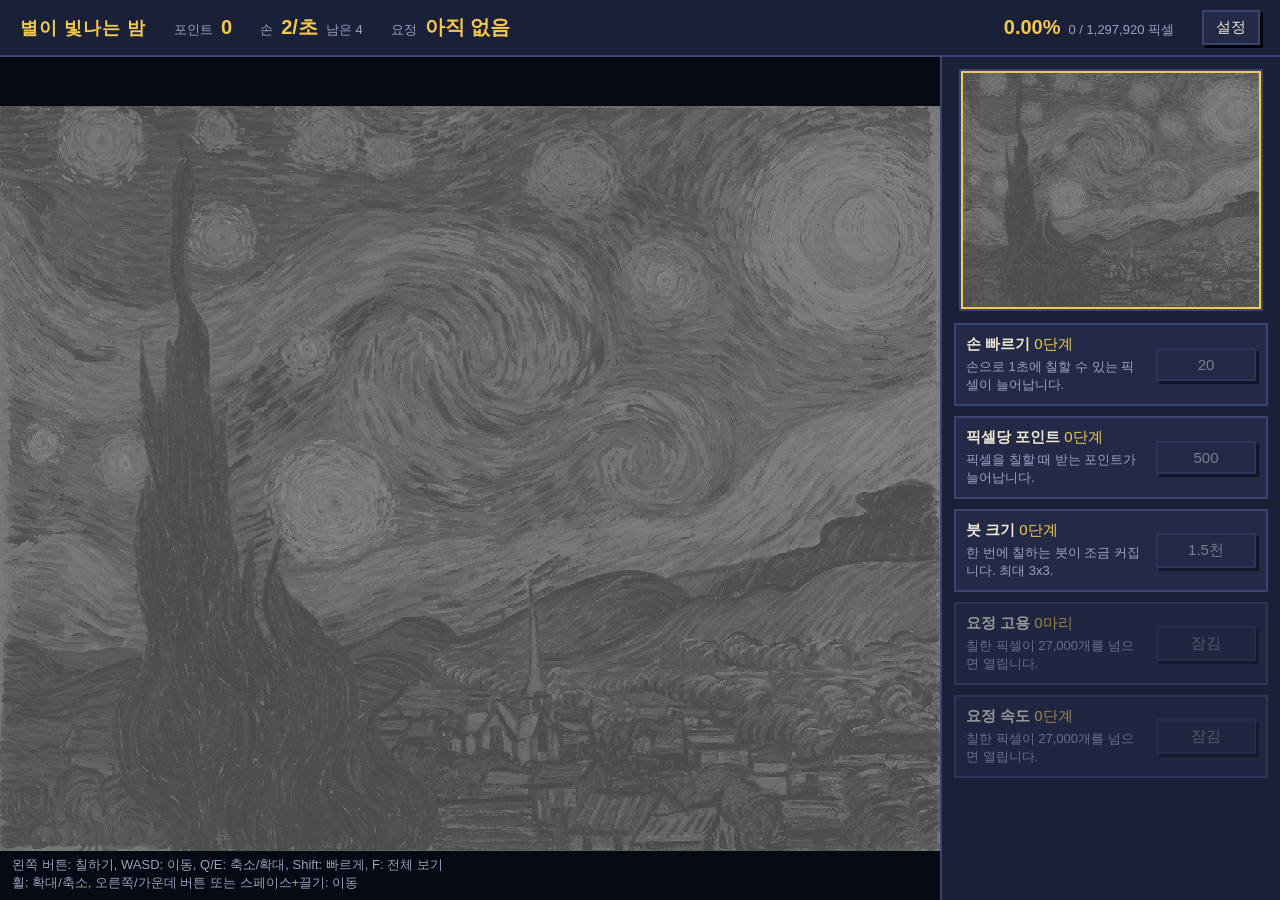
<file: index.html>
<!doctype html>
<html lang="ko">
<head>
  <meta charset="utf-8">
  <meta name="viewport" content="width=device-width, initial-scale=1">
  <title>별이 빛나는 밤</title>
  <link rel="stylesheet" href="style.css">
</head>
<body>
  <header id="top">
    <h1>별이 빛나는 밤</h1>
    <div class="stat"><span class="label">포인트</span><strong id="points">0</strong></div>
    <div class="stat"><span class="label">손</span><strong id="hand">0</strong><span class="label" id="handBudget"></span></div>
    <div class="stat"><span class="label">요정</span><strong id="fairy">아직 없음</strong></div>
    <div class="stat wide"><strong id="percent">0.00%</strong><span class="label" id="count"></span></div>
    <button id="openSettings" type="button">설정</button>
  </header>

  <main>
    <section id="stage" aria-label="그림">
      <canvas id="view" tabindex="0" aria-label="복원 중인 그림. 왼쪽 버튼으로 칠하기. WASD 이동, Q 축소, E 확대, Shift 빠른 이동, F 전체 보기. 휠로 확대, 오른쪽 또는 가운데 버튼이나 스페이스를 누른 채 끌어서 이동."></canvas>
      <div id="toasts" aria-live="polite"></div>
      <p id="hint" class="label">왼쪽 버튼: 칠하기, WASD: 이동, Q/E: 축소/확대, Shift: 빠르게, F: 전체 보기<br>휠: 확대/축소, 오른쪽/가운데 버튼 또는 스페이스+끌기: 이동</p>
      <div id="stale" class="notice" hidden role="alert">
        <h2>다른 탭에서 게임을 저장했습니다</h2>
        <p>이 탭의 진행은 이제 저장되지 않습니다. 새로 고쳐서 최신 진행을 불러오세요.</p>
        <button id="reloadStale" type="button" class="primary">새로 고침</button>
      </div>
      <div id="finish" class="notice" hidden>
        <h2>모든 픽셀을 되살렸습니다</h2>
        <p id="finishText"></p>
        <button id="closeFinish" type="button" class="primary">그림 감상하기</button>
      </div>
    </section>

    <aside id="panel">
      <canvas id="minimap" aria-label="전체 지도. 누르면 그 자리로 옮깁니다."></canvas>
      <div id="list"></div>
    </aside>
  </main>

  <dialog id="settings">
    <h2>설정</h2>
    <p class="label">진행은 이 브라우저에 자동으로 저장됩니다. 다른 곳으로 옮기려면 내보내기를 쓰세요.</p>
    <textarea id="saveText" rows="5" aria-label="저장 문자열" spellcheck="false"></textarea>
    <p id="settingsMessage" role="status"></p>
    <div class="row">
      <button id="exportSave" type="button">문자열 내보내기</button>
      <button id="downloadSave" type="button">파일로 받기</button>
      <button id="importSave" type="button">문자열 가져오기</button>
      <button id="importFile" type="button">파일에서 불러오기</button>
      <input id="fileInput" type="file" accept=".txt,text/plain" hidden>
    </div>
    <div class="row end">
      <button id="resetSave" type="button" class="danger">초기화</button>
      <button id="closeSettings" type="button">닫기</button>
    </div>
  </dialog>

  <script src="js/config.js"></script>
  <script src="js/regions.js"></script>
  <script src="js/painting-image.js"></script>
  <script src="js/game.js"></script>
  <script src="js/save.js"></script>
  <script src="js/living.js"></script>
  <script src="js/ui.js"></script>
</body>
</html>
</file>
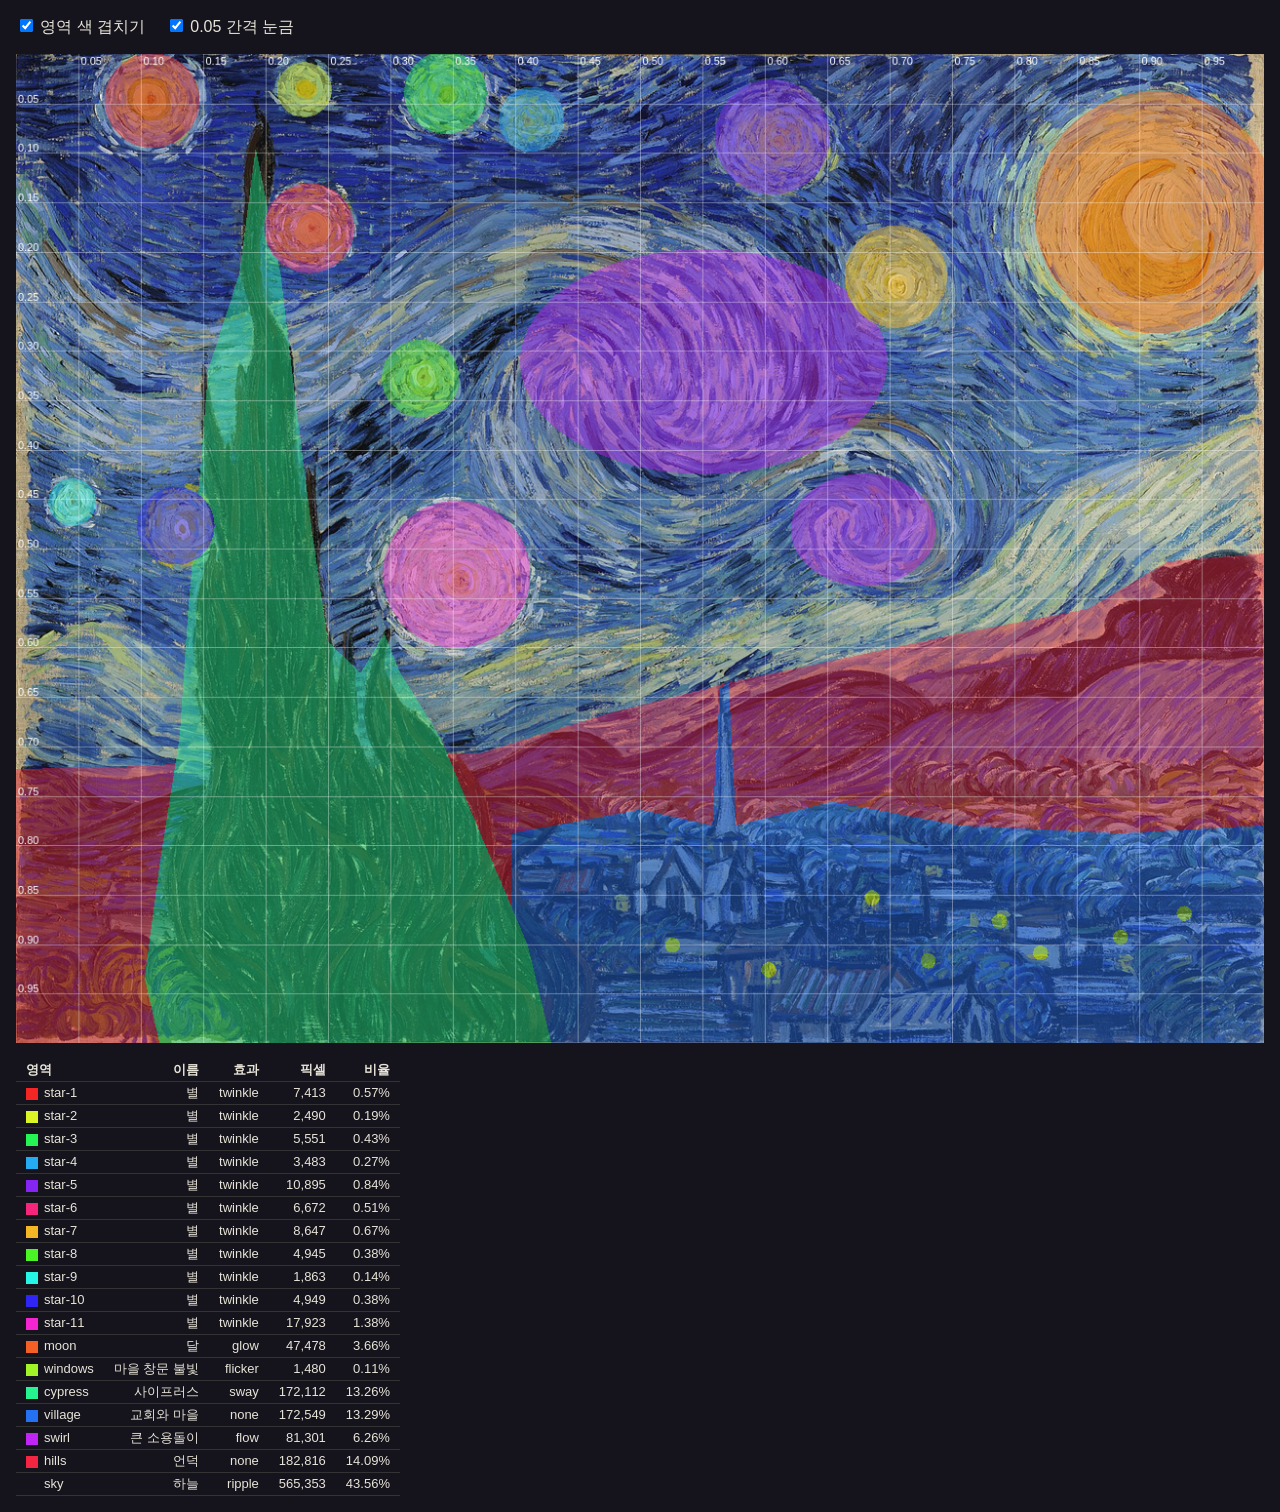
<file: tools/regions.html>
<!doctype html>
<html lang="ko">
<meta charset="utf-8">
<title>영역 확인</title>
<style>
  body { background: #15141c; color: #e8e4d8; font-family: sans-serif; margin: 16px; }
  #wrap { position: relative; display: inline-block; }
  canvas { display: block; max-width: 100%; }
  label { margin-right: 16px; }
  table { border-collapse: collapse; margin-top: 12px; font-size: 13px; }
  td, th { padding: 2px 10px; border-bottom: 1px solid #333; text-align: right; }
  td:first-child, th:first-child { text-align: left; }
  .sw { display: inline-block; width: 12px; height: 12px; margin-right: 6px; vertical-align: middle; }
</style>
<body>
<p>
  <label><input type="checkbox" id="overlay" checked> 영역 색 겹치기</label>
  <label><input type="checkbox" id="grid" checked> 0.05 간격 눈금</label>
  <span id="info"></span>
</p>
<div id="wrap"><canvas id="c"></canvas></div>
<table id="table"></table>
<script src="../js/config.js"></script>
<script src="../js/regions.js"></script>
<script src="../js/painting-image.js"></script>
<script src="../js/game.js"></script>
<script>
  // 그림 위에 영역을 반투명 색으로 겹쳐 보여 준다. 눌러서 정규화 좌표를 읽는다.
  const { width, height } = CONFIG.painting;
  const c = document.getElementById('c');
  c.width = width; c.height = height;
  const ctx = c.getContext('2d');
  const { index, sizes } = Game.rasterizeRegions(REGIONS, width, height);
  const colors = REGIONS.map((r, i) => r.rest ? null : `hsl(${(i * 67) % 360} 90% 55%)`);
  const img = new Image();
  img.onload = draw;
  img.src = PAINTING_IMAGE;

  function draw() {
    ctx.drawImage(img, 0, 0);
    if (document.getElementById('overlay').checked) {
      const over = ctx.createImageData(width, height);
      const rgb = colors.map((col) => {
        if (!col) return null;
        const t = document.createElement('canvas').getContext('2d');
        t.fillStyle = col; t.fillRect(0, 0, 1, 1);
        return t.getImageData(0, 0, 1, 1).data;
      });
      for (let i = 0; i < index.length; i++) {
        const col = rgb[index[i]];
        if (!col) continue;
        over.data.set([col[0], col[1], col[2], 110], i * 4);
      }
      const o = document.createElement('canvas'); o.width = width; o.height = height;
      o.getContext('2d').putImageData(over, 0, 0);
      ctx.drawImage(o, 0, 0);
    }
    if (document.getElementById('grid').checked) {
      ctx.strokeStyle = 'rgba(255,255,255,0.35)'; ctx.fillStyle = '#fff'; ctx.font = '11px sans-serif';
      for (let k = 1; k < 20; k++) {
        const x = Math.round(k * 0.05 * width) + 0.5, y = Math.round(k * 0.05 * height) + 0.5;
        ctx.beginPath(); ctx.moveTo(x, 0); ctx.lineTo(x, height); ctx.moveTo(0, y); ctx.lineTo(width, y); ctx.stroke();
        ctx.fillText((k * 0.05).toFixed(2), x + 2, 11);
        ctx.fillText((k * 0.05).toFixed(2), 2, y - 2);
      }
    }
  }
  document.getElementById('overlay').onchange = draw;
  document.getElementById('grid').onchange = draw;
  c.addEventListener('click', (e) => {
    const r = c.getBoundingClientRect();
    const x = (e.clientX - r.left) / r.width, y = (e.clientY - r.top) / r.height;
    const reg = REGIONS[index[Math.floor(y * height) * width + Math.floor(x * width)]];
    document.getElementById('info').textContent = `x ${x.toFixed(3)}, y ${y.toFixed(3)}, 영역 ${reg.id}`;
  });
  const total = width * height;
  document.getElementById('table').innerHTML = '<tr><th>영역</th><th>이름</th><th>효과</th><th>픽셀</th><th>비율</th></tr>'
    + REGIONS.map((r, i) => `<tr><td><span class="sw" style="background:${colors[i] || 'transparent'}"></span>${r.id}</td><td>${r.name}</td><td>${r.effect}</td><td>${sizes[i].toLocaleString()}</td><td>${(sizes[i] / total * 100).toFixed(2)}%</td></tr>`).join('');
</script>
</body>
</html>
</file>
<file: style.css>
:root {
  --bg: #0f1424;
  --panel: #1a2038;
  --panel-2: #232a48;
  --line: #3a4470;
  --text: #ece6d2;
  --dim: #9aa2c4;
  --gold: #f2c94c;
  --danger: #e2685a;
}

* { box-sizing: border-box; }
html, body { height: 100%; margin: 0; }

body {
  min-width: 1280px;
  display: grid;
  grid-template-rows: auto 1fr;
  background: var(--bg);
  color: var(--text);
  font-family: "Malgun Gothic", "Apple SD Gothic Neo", sans-serif;
  font-size: 15px;
  overflow: hidden;
}

h1, h2 { margin: 0; font-size: 18px; color: var(--gold); letter-spacing: 1px; }
.label { color: var(--dim); font-size: 13px; }

/* 픽셀 게임풍: 둥근 모서리 없이 딱딱한 테두리와 어긋난 그림자 */
button {
  font: inherit;
  color: var(--text);
  background: var(--panel-2);
  border: 2px solid var(--line);
  padding: 6px 12px;
  cursor: pointer;
  box-shadow: 3px 3px 0 #000;
}
button:hover:not(:disabled) { border-color: var(--gold); }
button:active:not(:disabled) { transform: translate(2px, 2px); box-shadow: 1px 1px 0 #000; }
button:disabled { opacity: 0.45; cursor: default; }
button:focus-visible, textarea:focus-visible, canvas:focus-visible { outline: 3px solid var(--gold); outline-offset: 2px; }
button.primary { background: var(--gold); color: #1b1505; border-color: #fff3c4; font-weight: bold; }
button.danger { border-color: var(--danger); color: var(--danger); }

#top {
  display: flex;
  align-items: center;
  gap: 28px;
  padding: 10px 20px;
  background: var(--panel);
  border-bottom: 2px solid var(--line);
}
.stat { display: flex; align-items: baseline; gap: 8px; }
.stat strong { font-size: 20px; color: var(--gold); font-variant-numeric: tabular-nums; }
.stat.wide { flex: 1; justify-content: flex-end; }

main { display: grid; grid-template-columns: 1fr 340px; min-height: 0; }

#stage { position: relative; min-height: 0; overflow: hidden; background: #070a14; }
#view { display: block; width: 100%; height: 100%; cursor: crosshair; touch-action: none; }
#view.panning { cursor: grabbing; }
#hint { position: absolute; left: 12px; bottom: 8px; margin: 0; pointer-events: none; text-shadow: 1px 1px 0 #000; }

#toasts { position: absolute; top: 12px; left: 50%; transform: translateX(-50%); display: flex; flex-direction: column; gap: 6px; align-items: center; pointer-events: none; }
.toast { background: rgba(15, 20, 36, 0.92); border: 2px solid var(--gold); padding: 6px 14px; box-shadow: 3px 3px 0 #000; animation: toast 3.5s forwards; }
@keyframes toast { 0% { opacity: 0; transform: translateY(-6px); } 8% { opacity: 1; transform: none; } 85% { opacity: 1; } 100% { opacity: 0; } }

.notice {
  position: absolute; left: 50%; bottom: 40px; transform: translateX(-50%);
  background: rgba(15, 20, 36, 0.92); border: 3px solid var(--gold); padding: 18px 26px; text-align: center; box-shadow: 6px 6px 0 #000;
}
.notice[hidden] { display: none; }
.notice p { margin: 10px 0 14px; line-height: 1.6; }

#panel { display: flex; flex-direction: column; min-height: 0; background: var(--panel); border-left: 2px solid var(--line); }
#minimap { display: block; margin: 12px auto; border: 2px solid var(--line); cursor: pointer; image-rendering: auto; }
#list { overflow-y: auto; padding: 0 12px 12px; display: flex; flex-direction: column; gap: 10px; }

.item { display: grid; grid-template-columns: 1fr auto; gap: 4px 10px; padding: 10px; background: var(--panel-2); border: 2px solid var(--line); }
.item .name { font-weight: bold; }
.item .count { color: var(--gold); font-variant-numeric: tabular-nums; }
.item .desc { grid-column: 1; color: var(--dim); font-size: 13px; }
.item button { grid-column: 2; grid-row: 1 / span 2; align-self: center; min-width: 100px; font-variant-numeric: tabular-nums; }
.item.locked { opacity: 0.6; }

dialog { background: var(--panel); color: var(--text); border: 3px solid var(--gold); padding: 20px; width: 560px; box-shadow: 8px 8px 0 #000; }
dialog::backdrop { background: rgba(0, 0, 0, 0.6); }
dialog p { line-height: 1.6; }
textarea { width: 100%; background: var(--bg); color: var(--text); border: 2px solid var(--line); font-family: Consolas, monospace; font-size: 12px; resize: vertical; }
.row { display: flex; gap: 10px; flex-wrap: wrap; margin-top: 8px; }
.row.end { justify-content: flex-end; margin-top: 16px; }
#settingsMessage { min-height: 1.6em; margin: 6px 0; color: var(--gold); }
</file>
